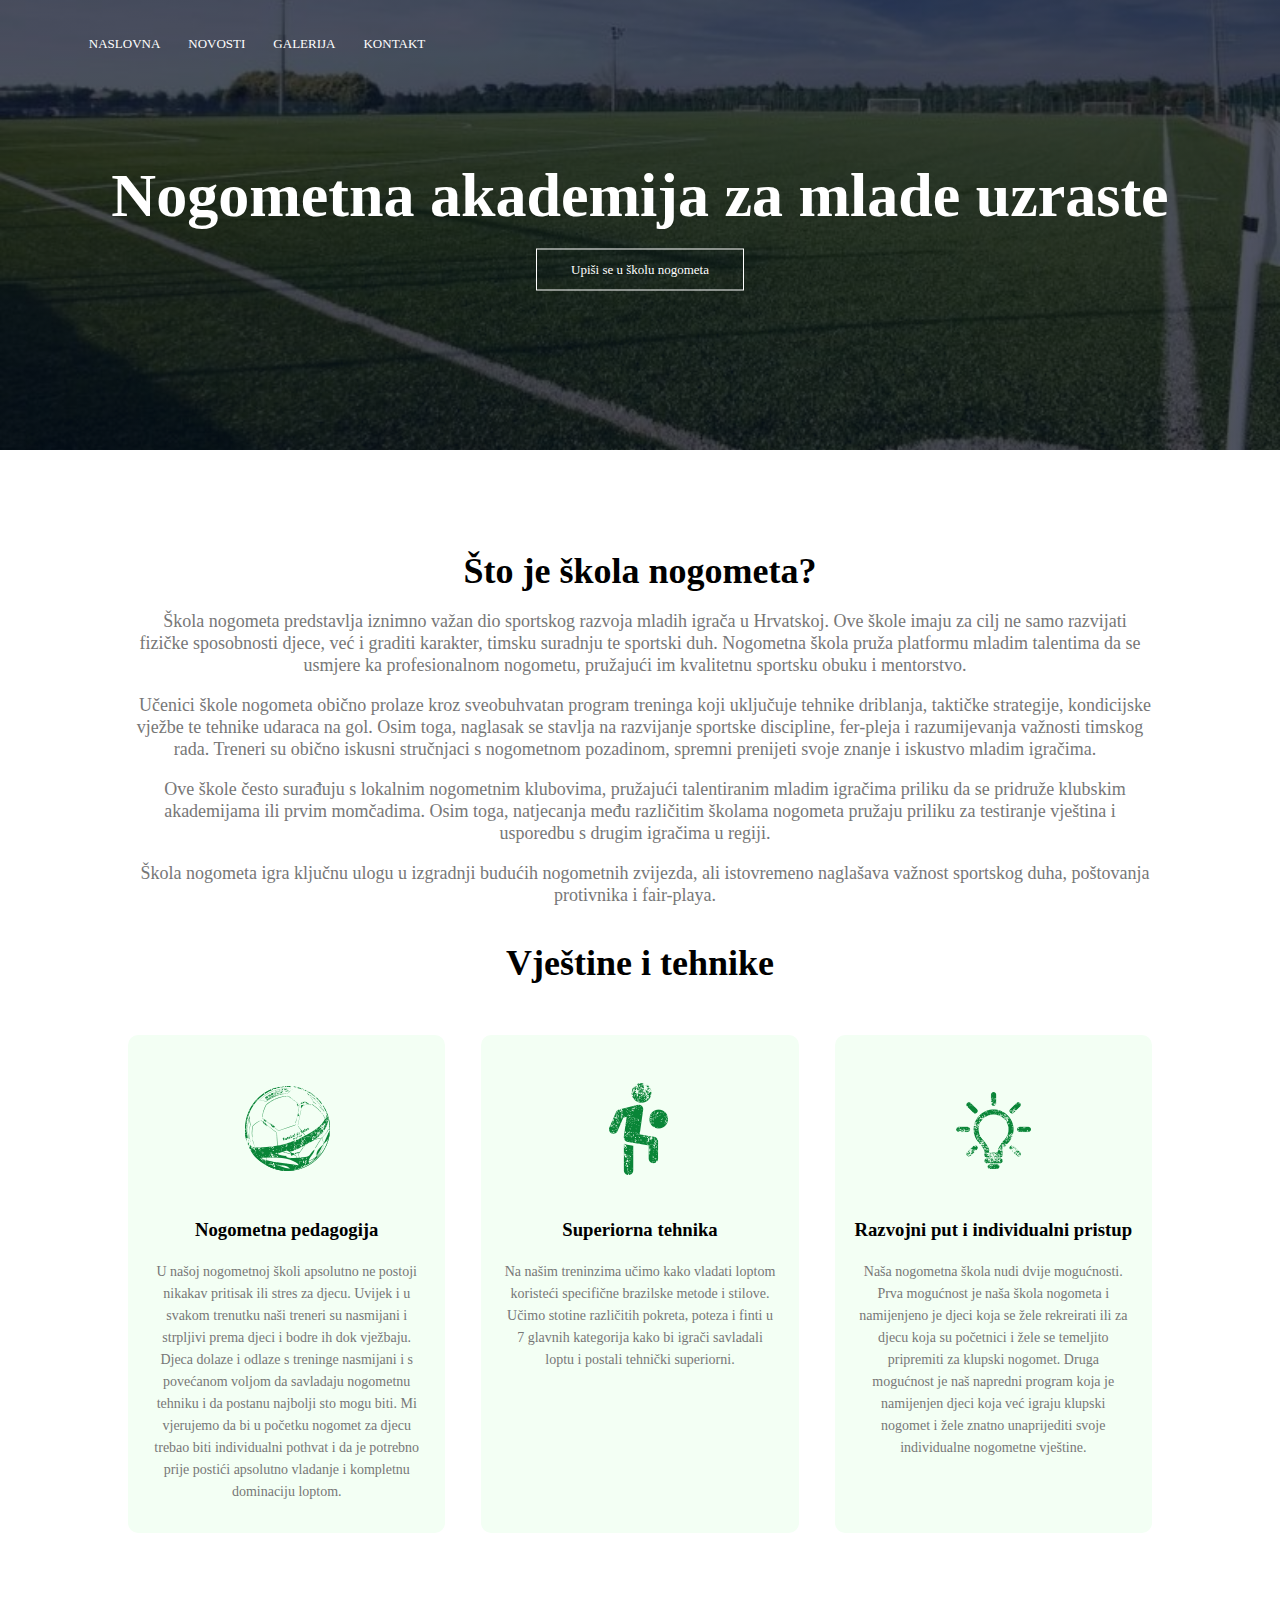
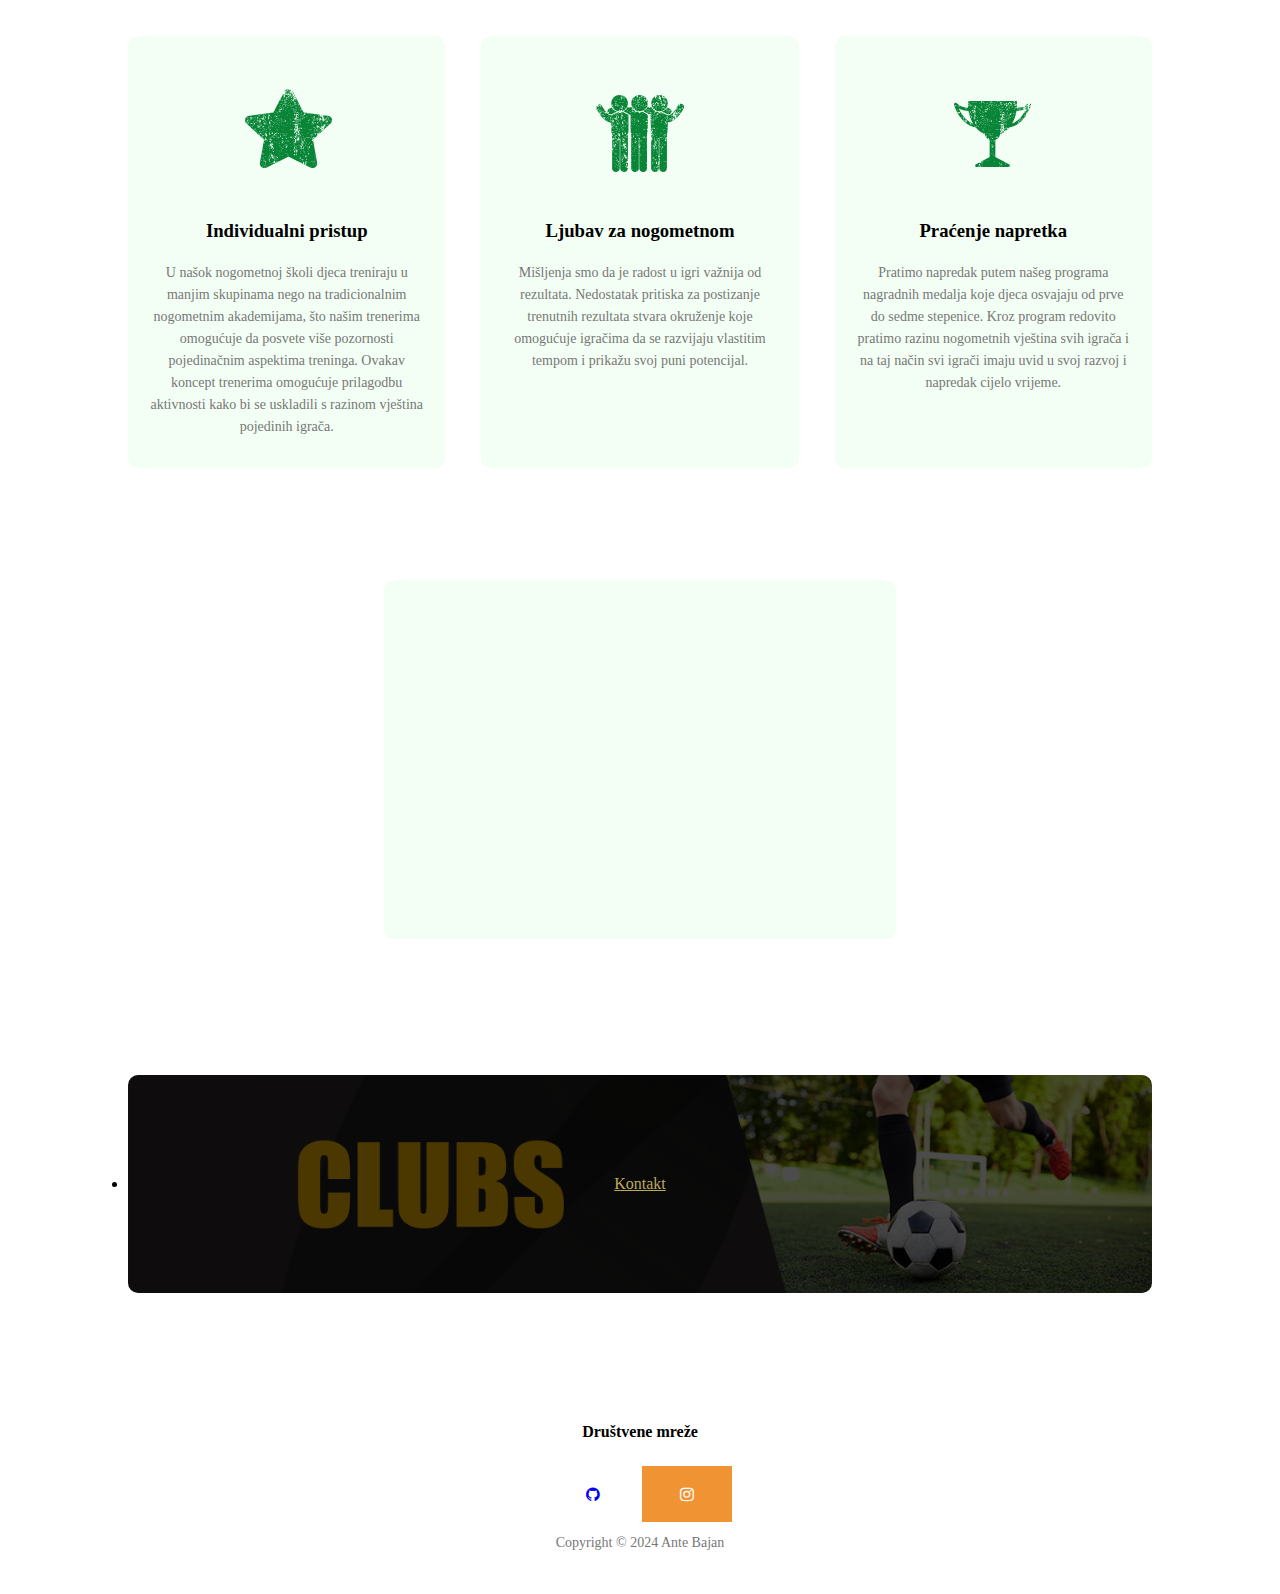
<file: index.html>
<!DOCTYPE html>
<html>
<head>
    <meta name="viewport" content="with=device-width, initial scale=1.0">
    <title>Škola nogometa</title>
    <link rel="stylesheet" href="style.css">
<link rel="https://cdn.jsdelivr.net/npm/@fortawesome/fontawesome-free@6.2.1/css/fontawesome.min.css">
</head>
<body>
    <section class="header">
        <nav>
            <div class="nav-links" id="navLinks">
                <i class="fa fa-times" onclick="hideMenu()"></i>
                <ul>
                    <li><a href="index.html">NASLOVNA</a></li>
                    <li><a href="news.html">NOVOSTI</a></li>
                    <li><a href="gallery.html">GALERIJA</a></li>
                    <li><a href="contact.html">KONTAKT</a></li>
                </ul>
            </div>
            <i class="fa fa-bars" onclick="showMenu"></i>
        </nav>

        <div class="text-box">
            <h1>Nogometna akademija za mlade uzraste</h1><br>
            <a href="contact.html" class="hero-btn">Upiši se u školu nogometa</a>
        </div>   
    </section>

    <section class="course">
            <h1>Što je škola nogometa?</h1><br>
            <p1>Škola nogometa predstavlja iznimno važan dio sportskog razvoja mladih igrača u Hrvatskoj. Ove škole imaju za 
                cilj ne samo razvijati fizičke sposobnosti djece, već i graditi karakter, timsku suradnju te sportski duh. 
                Nogometna škola pruža platformu mladim talentima da se usmjere ka profesionalnom nogometu, pružajući im kvalitetnu sportsku obuku i mentorstvo.</p1><br>

            <br><p1>Učenici škole nogometa obično prolaze kroz sveobuhvatan program treninga koji uključuje tehnike driblanja, 
                taktičke strategije, kondicijske vježbe te tehnike udaraca na gol. Osim toga, naglasak se stavlja na razvijanje 
                sportske discipline, fer-pleja i razumijevanja važnosti timskog rada. Treneri su obično iskusni stručnjaci s 
                nogometnom pozadinom, spremni prenijeti svoje znanje i iskustvo mladim igračima.</p1><br>
                
            <br><p1>Ove škole često surađuju s lokalnim nogometnim klubovima, pružajući talentiranim mladim igračima priliku da 
                se pridruže klubskim akademijama ili prvim momčadima. Osim toga, natjecanja među različitim školama nogometa 
                pružaju priliku za testiranje vještina i usporedbu s drugim igračima u regiji.</p1><br>
                
            <br><p1>Škola nogometa igra ključnu ulogu u izgradnji budućih nogometnih zvijezda, ali istovremeno naglašava važnost sportskog duha, poštovanja protivnika i fair-playa.</p1>
        <br>
        <br>
        <br>

        <h1>Vještine i tehnike</h1>
        <div class="row">
            <div class="course-col">
                <img src="slike/icon-1.png">
                <h3>Nogometna pedagogija</h3>
                <p>U našoj nogometnoj školi apsolutno ne postoji nikakav pritisak ili stres za djecu. Uvijek i u svakom trenutku naši 
                    treneri su nasmijani i strpljivi prema djeci i bodre ih dok vježbaju. Djeca dolaze i odlaze s treninge nasmijani 
                    i s povećanom voljom da savladaju nogometnu tehniku i da postanu najbolji sto mogu biti. Mi vjerujemo da bi u 
                    početku nogomet za djecu trebao biti individualni pothvat i da je potrebno prije postići apsolutno vladanje i 
                    kompletnu dominaciju loptom. </p>
            </div>
            <div class="course-col">
                <img src="slike/icon-2.png">
                <h3>Superiorna tehnika</h3>
                <p>Na našim treninzima učimo kako vladati loptom koristeći specifične brazilske metode i stilove. Učimo stotine različitih 
                    pokreta, poteza i finti u 7 glavnih kategorija kako bi igrači savladali loptu i postali tehnički superiorni.</p>
            </div>
            <div class="course-col">
                <img src="slike/icon-9.png">
                <h3>Razvojni put i individualni pristup</h3>
                <p>Naša nogometna škola nudi dvije mogućnosti. Prva mogućnost je naša škola nogometa i namijenjeno je djeci koja se žele 
                    rekreirati ili za djecu koja su početnici i žele se temeljito pripremiti za klupski nogomet. Druga mogućnost je naš 
                    napredni program koja je namijenjen djeci koja već igraju klupski nogomet i žele znatno unaprijediti svoje individualne nogometne vještine. </p>
            </div>
        </div>

        <div class="row">
            <div class="course-col">
                <img src="slike/icon-5.png">
                <h3>Individualni pristup</h3>
                <p>U našok nogometnoj školi djeca treniraju u manjim skupinama nego na tradicionalnim nogometnim akademijama, što našim trenerima omogućuje da 
                    posvete više pozornosti pojedinačnim aspektima treninga. Ovakav koncept trenerima omogućuje prilagodbu aktivnosti kako bi se uskladili s razinom vještina pojedinih igrača.</p>
            </div>
            <div class="course-col">
                <img src="slike/icon-3.png">
                <h3>Ljubav za nogometnom</h3>
                <p>Mišljenja smo da je radost u igri važnija od rezultata. Nedostatak pritiska za postizanje trenutnih rezultata stvara okruženje koje omogućuje igračima da se razvijaju vlastitim 
                    tempom i prikažu svoj puni potencijal.</p>
            </div>
            <div class="course-col">
                <img src="slike/icon-8.png">
                <h3>Praćenje napretka</h3>
                <p>Pratimo napredak putem našeg programa nagradnih medalja koje djeca osvajaju od prve do sedme stepenice. Kroz program redovito pratimo razinu nogometnih vještina svih igrača i na taj 
                    način svi igrači imaju uvid u svoj razvoj i napredak cijelo vrijeme.</p>
            </div>
        </div>
        
        <div class="row">
            <div class="centered-element">
                <div class="course-col">
                    <iframe width="560" height="315" src="https://www.youtube.com/embed/cjFDg0tYmWs?si=4MoFjcwg-X8eLO2r" 
                    title="YouTube video player" frameborder="0" allow="accelerometer; autoplay; clipboard-write; encrypted-media; gyroscope; picture-in-picture; web-share" allowfullscreen></iframe>
                </div>
            </div>
        </div>

    </section>


    <section class="cta">
        <li><a href="contact.html" style="color: #bdaa5c;">Kontakt</a></li>
    </section>

    <section class="footer">
        <link rel="stylesheet" href="https://cdnjs.cloudflare.com/ajax/libs/font-awesome/4.7.0/css/font-awesome.min.css">
        <h4>Društvene mreže</h4>
        <div class="icons">
            <a href="https://github.com/An7eee" target="_blank" class="fa fa-github"></a>
            <a href="https://www.instagram.com/ante_bajan/" target="_blank" class="fa fa-instagram"></a>
        </div>
        <p>Copyright © 2024 Ante Bajan</p>
    </section>

</body>
</html>
</file>
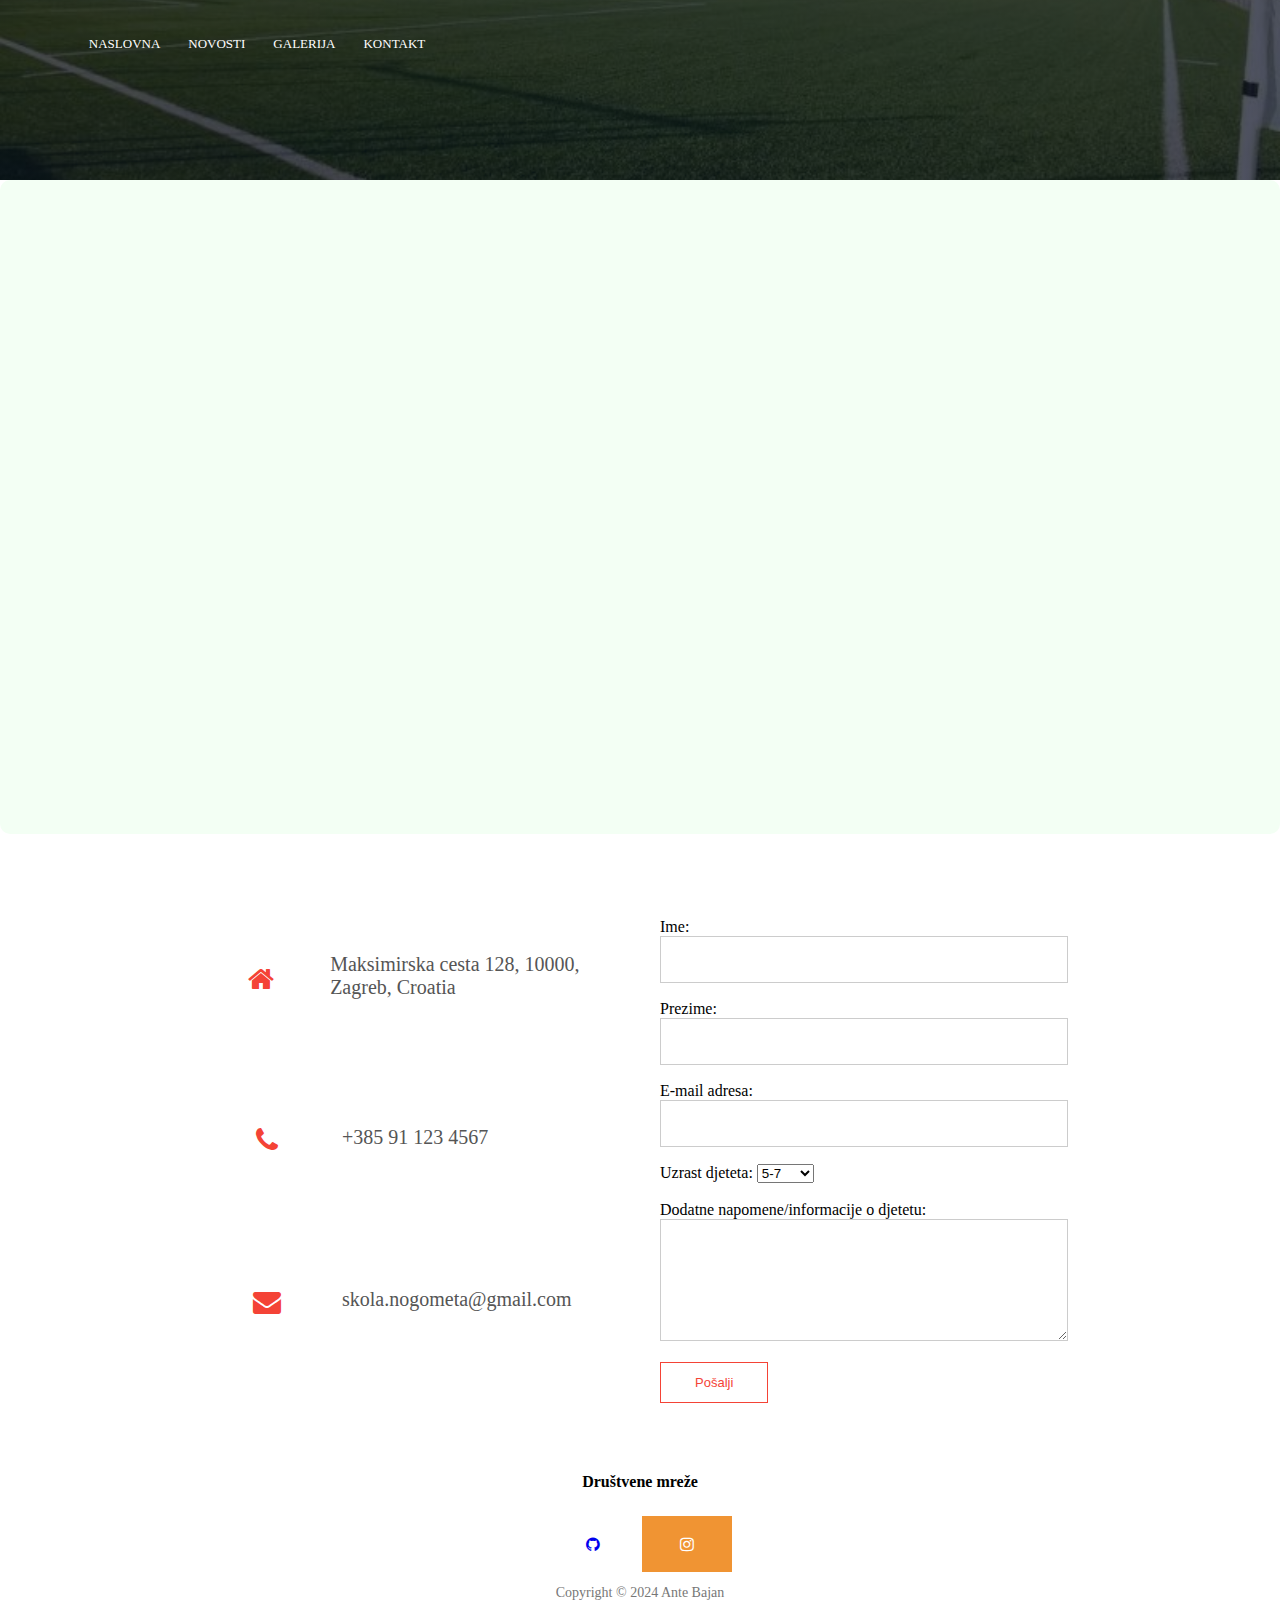
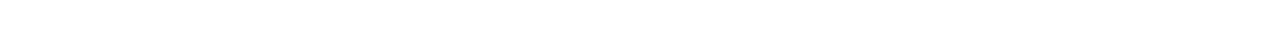
<file: contact.html>
<!DOCTYPE html>
<html>
<head>
    <meta name="viewport" content="with=device-width, initial scale=1.0">
    <title>Škola nogometa</title>
    <link rel="stylesheet" href="style.css">
<link rel="https://cdn.jsdelivr.net/npm/@fortawesome/fontawesome-free@6.2.1/css/fontawesome.min.css">
</head>
<body>
    <section class="sub-header">
        <nav>
            <div class="nav-links" id="navLinks">
                <i class="fa fa-times" onclick="hideMenu()"></i>
                <ul>
                    <li><a href="index.html">NASLOVNA</a></li>
                    <li><a href="news.html">NOVOSTI</a></li>
                    <li><a href="gallery.html">GALERIJA</a></li>
                    <li><a href="contact.html">KONTAKT</a></li>
                </ul>
            </div>
            <i class="fa fa-bars" onclick="showMenu"></i>
        </nav>
    </section>

    <div class="course-col">
        <section class="location">
            <iframe src="https://www.google.com/maps/embed?pb=!1m18!1m12!1m3!1d2780.637375982106!2d16.014397176739077!3d45.818520309727354!2m3!1f0!2f0
            !3f0!3m2!1i1024!2i768!4f13.1!3m3!1m2!1s0x4765d7b7f8858263%3A0x59c173543694d333!2sGNK%20Dinamo!5e0!3m2!1shr!2shr!4v1704651199851!5m2!1shr!2shr" 
            width="600" height="450" style="border:0;" allowfullscreen="" loading="lazy" referrerpolicy="no-referrer-when-downgrade"></iframe>
        </section>
    </div>

    <section class="contact-us">

        <div class="row">
            <div class="contact-col">
                <link rel="stylesheet" href="https://cdnjs.cloudflare.com/ajax/libs/font-awesome/4.7.0/css/font-awesome.min.css">
                    <div>
                        <i class="fa fa-home"></i>
                            <h5>Maksimirska cesta 128, 10000, Zagreb, Croatia</h5>
                    </div>
                    <div>
                        <i class="fa fa-phone"></i>
                            <h5>+385 91 123 4567</h5>
                    </div>
                    <div>
                        <i class="fa fa-envelope"></i>
                            <h5>skola.nogometa@gmail.com</h5>
                    </div>
            </div>
        

            <div class="contact-col">
                <form action="mailto:skola.nogometa@gmail.com" method="post">
                    <label for="ime">Ime:</label>
                    <input type="text" id="ime" name="ime" required>

                    <label for="prezime">Prezime:</label>
                    <input type="text" id="prezime" name="prezime" required>

                    <label for="email">E-mail adresa:</label>
                    <input type="email" id="email" name="email" required>

                    <label for="uzrast">Uzrast djeteta:</label>
                    <select id="uzrast" name="uzrast" required>
                    <option value="mladizagici">5-7</option>
                    <option value="zagici">7-10</option>
                    <option value="limaci">10-12</option>
                    </select>
                    <br>
                    <br>
                    <label for="Poruka">Dodatne napomene/informacije o djetetu:</label>
                    <textarea id="Poruka" name="Poruka" rows="6" required></textarea>

                    <button type="submit" class="hero-btn red-btn">Pošalji</button>
                </form>
            </div>  
        </div>
    </section>

    <section class="footer">
        <link rel="stylesheet" href="https://cdnjs.cloudflare.com/ajax/libs/font-awesome/4.7.0/css/font-awesome.min.css">
        <h4>Društvene mreže</h4>
        <div class="icons">
            <a href="https://github.com/An7eee" target="_blank" class="fa fa-github"></a>
            <a href="https://www.instagram.com/ante_bajan/" target="_blank" class="fa fa-instagram"></a>
        </div>
        <p>Copyright © 2024 Ante Bajan</p>
    </section>
</body>
</html>
</file>
<file: style.css>
*{
    margin: 0;
    padding: 0;
}
.header{
        min-height: 50vh;
        width: 100%;
        background-image: linear-gradient(rgba(4,9,30,0.7),rgba(4,9,30,0.7)),url(slike/banner.jpg);
        background-position: center;
        background-size: cover;
        position: relative;
}
nav{
    display: flex;
    padding: 2% 6%;
    justify-content: space-between;
    align-items: center;
}
nav img{
    width: 150px;
}
.nav-links{
    flex: 1;
    text-align: left;
}
.nav-links ul li{
    list-style: none;
    display: inline-block;
    padding: 8px 12px;
    position: relative;
}
.nav-links ul li a{
    color: #fff;
    text-decoration: none;
    font-size: 13px;
}
.nav-links ul li::after{
    content: '';
    width: 0%;
    height: 2px;
    background: #f44336;
    display: block;
    margin: auto;
    transition: 0.5s;
}
.nav-links ul li:hover::after{
    width: 100%;
}
.text-box{
    width: 90%;
    color: #fff;
    position: absolute;
    top: 50%;
    left: 50%;
    transform: translate(-50%,-50%);
    text-align: center;
}
.text-box h1{
    font-size: 62px;
}
.text-box p{
    margin: 10px 0 40px;
    font-size: 14px;
    color:#fff;
}
.hero-btn{
    display: inline-block;
    text-decoration: none;
    color: #fff;
    border: 1px solid #fff;
    padding: 12px 34px;
    font-size: 13px;
    background: transparent;
    position: relative;
    cursor: pointer;
}
.hero-btn:hover{
    border: 1px solid #24963f;
    background: #24963f;
    transition: 1s;
}

nav .fa{
    display: none;
}

@media(max-width): 700px{
    .text-box h1{
        font-size: 20px;
    }
    .nav-links ul li{
        display: block;
    }
    .nav-links{
        position: fixed;
        background: #f44336;
        height: 100vh;
        width: 200px;
        top: 0;
        right: -200px;
        text-align: left;
        z-index: 2;
        transition: 1s;
    }
    nav .fa{
        display: block;
        color: #fff;
        margin: 10px;
        font-size: 22px;
        cursor: pointer;
    }
    .nav-links ul{
        padding: 30px;
    }
}

/*----course----*/

.course{
    width: 80%;
    margin: auto;
    text-align: center;
    padding-top: 100px;
}
h1{
    font-size: 36px;
    font-weight: 600;
}

p{
    color: #777;
    font-size: 14px;
    font-weight: 300;
    line-height: 22px;
    padding: 10px;
}

p1{
    color: #777;
    font-size: 18px;
    font-weight: 300;
    line-height: 22px;
    padding: 10px;
}

.row{
    margin-top: 5%;
    display: flex;
    justify-content: space-between;
}

.course-col{
    flex-basis: 31%;
    background: #f3fff4;
    border-radius: 10px;
    margin-bottom: 5%;
    padding: 20px 12px;
    box-sizing: border-box;
    transition: 0.5s;
}

h3{
    text-align: center;
    font-weight: 600;
    margin: 10px 0;    
}

.course-col:hover{
    box-shadow: 0 0 20px 0px rgba(0,0,0,0.2);
}

@media(max-width: 700px){
    .row{
        flex-direction: column;
    }
}

/*-----campus-----*/

.campus{
    width: 80%;
    margin: auto;
    text-align: center;
    padding-top: 50px;
}

.campus-col{
    flex-basis: 32%;
    border-radius: 10px;
    margin-bottom: 30px;
    position: relative;
    overflow: hidden;
}

.campus-col img{
    width: 100%;
}

.layer{
    background: transparent;
    height: 100%;
    width: 100%;
    position: absolute;
    top: 0;
    left: 0;
    transition: 0.5s;
}

.layer:hover{
    background: rgba(226,0,0,0.7);
}

.layer h3{
    width: 100%;
    font-weight: 500;
    color: #fff;
    font-size: 26px;
    bottom: 0;
    left: 50%;
    transform: translateX(-50%);
    position: absolute;
    opacity: 0;
    transition: 0.5s;
}
.layer:hover h3{
    bottom: 49%;
    opacity: 1;

}

.cta{
    margin: 100px auto;
    width: 80%;
    background-image: linear-gradient(rgba(0,0,0,0.7),rgba(0,0,0,0.7)),url(slike/clubs.jpg);
    background-position: center;
    background-size: cover;
    border-radius: 10px;
    text-align: center;
    padding: 100px 0;
}

.centered-element {
  margin: auto;
  width: 50%;
  padding: 10px;
}

.centered-element1 {
  margin: auto;
  width: 50%;
  display: flex;
}


@media(max-width: 700px){
    .cta h1{
        font-size: 24px;
    }
}

/*-----footer-----*/

.footer{
    width: 100%;
    text-align: center;
    padding: 30px 0;
}

.footer h4{
    margin-bottom: 25px;
    margin-top 20px;
    font-weight: 600;
}

/* Style all font awesome icons */
.fa {
    padding: 20px;
    font-size: 30px;
    width: 50px;
    text-align: center;
    text-decoration: none;
  }
  
  /* Add a hover effect if you want */
  .fa:hover {
    opacity: 0.7;
  }
  
  /* Set a specific color for each brand */
  
  /* Facebook */
  .fa-facebook {
    background: #3B5998;
    color: white;
  }
  
  /* Twitter */
  .fa-twitter {
    background: #55ACEE;
    color: white;
  }

    /* Instagram */
    .fa-instagram {
        background: #f09433;
        color: white;
      }

  /* Linkedin */
  .fa-linkedin {
    background: #86888a;
    color: white;
  }

  /*--------about us page-------*/

  .sub-header{
    height: 20vh;
    width: 100%;
    background-image: linear-gradient(rgba(4,9,30,0.7),rgba(4,9,30,0.7)),url(slike/banner.jpg);
    background-position: center;
    background-size: cover;
    text-align: center;
    color: #fff;

  }
  
  .sub-header h1{
    margin-top: 100px;
  }

.about-us{
    width: 80%;
    margin: auto;
    padding-top: 80px;
    padding-bottom: 50px;
}

.about-col{
    flex-basis: 48%;
    padding: 30px 2px;
}

.about-col img{
    width: 100%;
}

.about-col h1{
    padding-top: 0;

}

.about-col p{
    padding: 15px 0 25px;
    
}

.red-btn{
    border: 1px solid #f44336;
    background: transparent;
    color: #f44336;
}

.red-btn:hover{
    color: #fff;
}

/*------blog-content------*/

.blog-content{
    width: 80%;
    margin: auto;
    padding: 60px 0;
}

.blog-left{
    flex-basis: 65%;
}

.blog-left img{
    width: 100%;
}

.blog-left h2{
    color: #222;
    font-weight: 600;
    margin: 30px 0;
}

.blog-left p{
    color: #999;
    padding: 0;
}

.blog-right{
    flex-basis: 32%;
}

.blog-right h3{
    background: #f44336;
    color: #fff;
    padding: 7px;
    font-size: 16px;
    margin-bottom: 20px;
}

.blog-right div{
    display: flex;
    align-items: center;
    justify-content: space-between;
    color: #555;
    padding: 8px;
    box-sizing: border-box;
}

.comment-box{
    border: 1px solid #ccc;
    margin 50px 0;
    padding: 10px 20px;
}
.comment-box h3{
    text-align: left;
}

.comment-form input, .comment-form textarea{
    width: 100%;
    padding: 10px;
    margin: 15px;
    box-sizing: border-box;
    border: none;
    outline: none;
    background: #f0f0f0;
}

.comment-form button{
    margin: 10px 0;
}


@media(max-width:700px){
    .sub-header h1{
        font-size: 24px;
    }
}

/*------contact us page-----*/

.location{
    width: 80%;
    margin: auto;
    padding: 80px 0;
}

.location iframe{
    width: 100%;
}

.contact-us{
    width: 70%;
    margin: auto;
}

.contact-col{
    flex-basis: 48%;
    margin-bottom: 30px;
    flex: 1;
    max-width: 48%;
    padding: 20px;
    margin-bottom: 20px;
    display: flex;
    flex-wrap: wrap;
}
.contact-col div{
    display: flex;
    align-items: center;
    margin-bottom: 40px;
}

.contact-col div .fa{
    font-size: 28px;
    color: #f44336;
    margin: 10px;
    margin-right: 30px;
}

.contact-col div p{
    padding: 0;
}

.contact-col div h5{
    font-size: 20px;
    margin-bottom: 5px;
    color: #555;
    font-weight: 400;
}

.contact-col input, .contact-col textarea{
    width: 100%;
    padding: 15px;
    margin-bottom: 17px;
    outline: none;
    border: 1px solid #ccc;
    box-sizing: border-box;
}
.gallery{
     display: grid;
     grid-template-columns: repeat(auto-fill, minmax(250px, 1fr));
     gap: 20px;
     margin-top: 20px;
}

.gallery img {
      width: 95%;
      height: 70%;
      border-radius: 8px;
      cursor: pointer;
}
</file>
